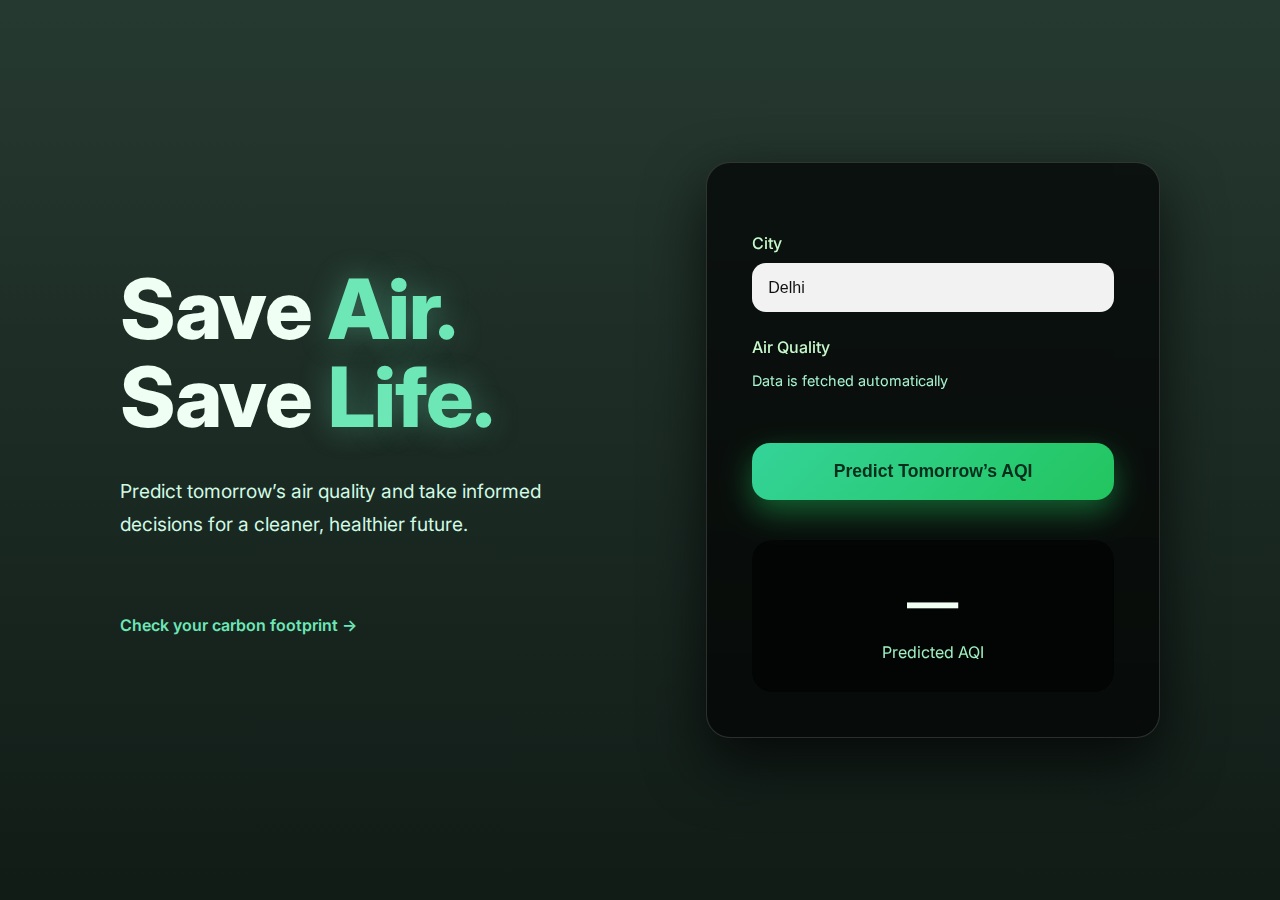
<file: templates/index.html>
<!DOCTYPE html>
<html>
<head>
  <meta name="viewport" content="width=device-width, initial-scale=1.0">
  <title>BreatheSmart</title>
  <link rel="stylesheet" href="/static/style.css">
  <script src="/static/script.js"></script>
</head>
<body>

<div class="hero">
  <div class="hero-text">
    <h1>Save <span>Air.</span><br>Save <span>Life.</span></h1>
    <p>
      Predict tomorrow’s air quality and take informed decisions
      for a cleaner, healthier future.
    </p>

    <br>
    <a href="/carbon">Check your carbon footprint →</a>
  </div>

  <div class="card">
    <label>City</label>
      <select id="city">
  <option value="Delhi">Delhi</option>
  <option value="Mumbai">Mumbai</option>
  <option value="Chennai">Chennai</option>
  <option value="Kolkata">Kolkata</option>
  <option value="Bangalore">Bangalore</option>
    </select>

    <label>Air Quality</label>
    <p style="color:#a7f3d0;font-size:0.9rem">
      Data is fetched automatically
    </p>

    
<button onclick="predictAQI()">Predict Tomorrow’s AQI</button>

    <div class="result">
      <h2 id="aqiResult">—</h2>
      <span>Predicted AQI</span>
    </div>
  </div>
</div>

</body>
</html>
</file>
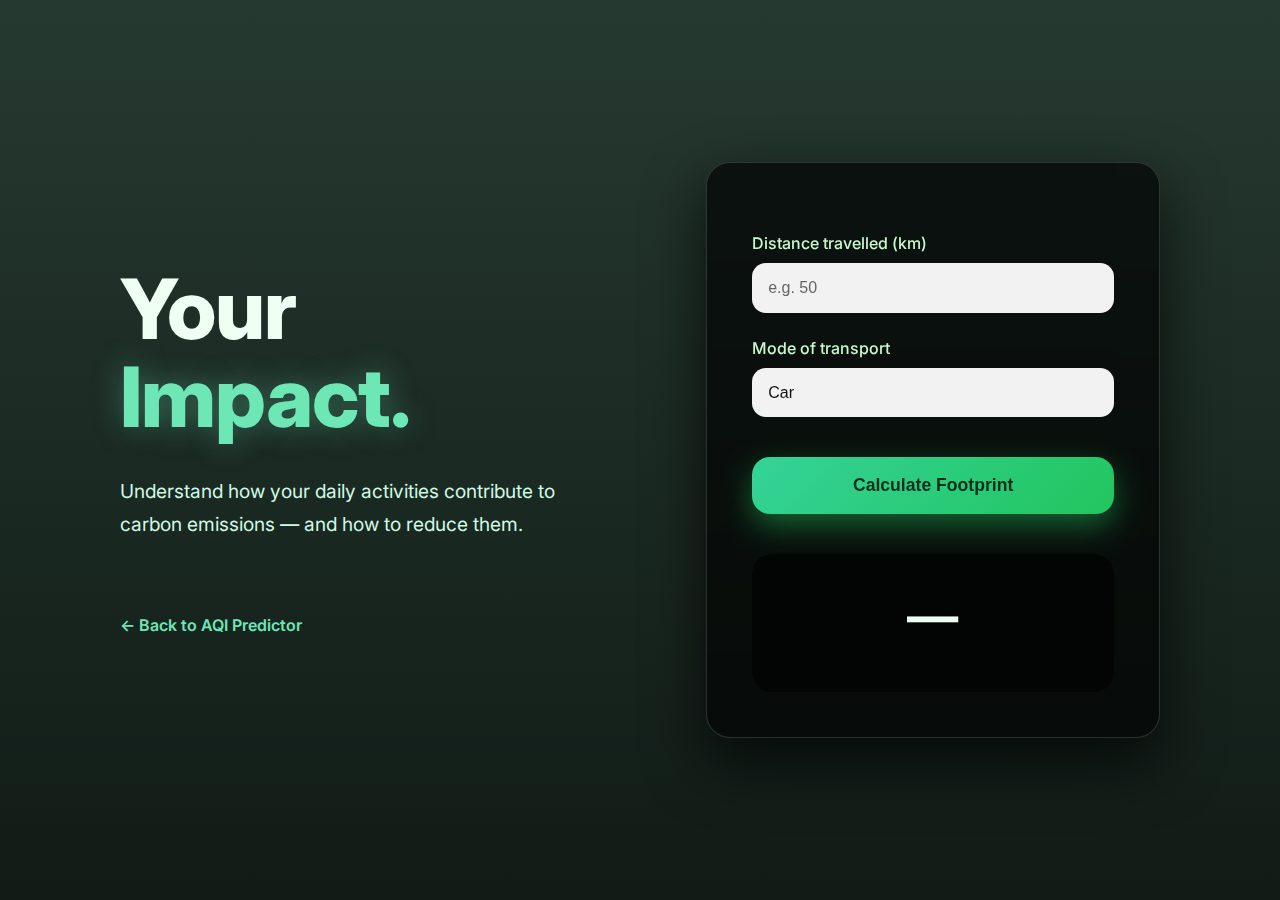
<file: templates/carbon.html>
<!DOCTYPE html>
<html>
<head>
  <title>Carbon Footprint</title>
  <link rel="stylesheet" href="/static/style.css">
  <script src="/static/script.js"></script>
</head>
<body>

<div class="hero">
  <div class="hero-text">
    <h1>Your <span>Impact.</span></h1>
    <p>
      Understand how your daily activities contribute to
      carbon emissions — and how to reduce them.
    </p>

    <br>
    <a href="/">← Back to AQI Predictor</a>
  </div>

  <div class="card">
    <label>Distance travelled (km)</label>
    <input id="distance" placeholder="e.g. 50">

    <label>Mode of transport</label>
    <select id="mode">
      <option value="car">Car</option>
      <option value="bus">Bus</option>
      <option value="train">Train</option>
      <option value="bike">Bike</option>
    </select>

    <button onclick="calculateCarbon()">Calculate Footprint</button>

    <div class="result">
      <h2 id="carbonResult">—</h2>
      <ul id="suggestions"></ul>
    </div>
  </div>
</div>

</body>
</html>
</file>
<file: static/style.css>
@import url('https://fonts.googleapis.com/css2?family=Inter:wght@300;400;600;700;800&display=swap');

* {
  box-sizing: border-box;
}

body {
  margin: 0;
  font-family: 'Inter', sans-serif;

  background:
    linear-gradient(
      rgba(8, 30, 20, 0.88),
      rgba(4, 15, 10, 0.95)
    ),
    url("https://i.pinimg.com/736x/70/d7/62/70d7620b3acc96667ebd6999bf5b4698.jpg");

  background-size: cover;
  background-position: center;
  background-attachment: fixed;

  color: #f0fff4;
  min-height: 100vh;
}

/* ================= HERO LAYOUT ================= */

.hero {
  display: flex;
  align-items: center;
  justify-content: space-between;
  min-height: 100vh;
  padding: 80px 120px;
  gap: 120px;
}

/* ================= LEFT TEXT ================= */

.hero-text {
  max-width: 550px;
}

.hero-text h1 {
  font-size: 5.2rem;          /* Bigger headline */
  line-height: 1.05;
  margin: 0;
  font-weight: 800;
  letter-spacing: -1px;
}

.hero-text h1 span {
  color: #6ee7b7;
  text-shadow: 0 0 30px rgba(110, 231, 183, 0.35);
}

.hero-text p {
  margin-top: 35px;
  font-size: 1.2rem;
  line-height: 1.7;
  color: #d1fae5;
  max-width: 500px;
}

.hero-text a {
  display: inline-block;
  margin-top: 35px;
  font-size: 1rem;
  font-weight: 600;
  color: #6ee7b7;
  text-decoration: none;
}

.hero-text a:hover {
  text-decoration: underline;
}

/* ================= GLASS CARD ================= */

.card {
  background: rgba(0, 0, 0, 0.65);
  backdrop-filter: blur(18px);
  border-radius: 24px;
  padding: 45px;
  width: 480px;

  border: 1px solid rgba(255, 255, 255, 0.15);

  box-shadow: 0 25px 60px rgba(0,0,0,0.7);

  transition: transform 0.3s ease;
}

.card:hover {
  transform: translateY(-6px);
}

.card h2 {
  margin-top: 0;
  font-weight: 600;
}

/* ================= FORM ELEMENTS ================= */

.card label {
  display: block;
  margin-top: 25px;
  font-weight: 500;
  color: #c7f9cc;
}

.card input,
.card select {
  width: 100%;
  margin-top: 10px;
  padding: 16px;
  border-radius: 14px;
  border: none;
  font-size: 1rem;

  background-color: rgba(255,255,255,0.95);
  color: #111;
  font-weight: 500;
}

/* Fix dropdown rendering */
.card select {
  appearance: none;
  -webkit-appearance: none;
  -moz-appearance: none;
}

select option {
  background: #ffffff;
  color: #000000;
}

.card input::placeholder {
  color: #666;
}

.card input:focus,
.card select:focus {
  outline: none;
  background-color: #ffffff;
}

/* ================= BUTTON ================= */

.card button {
  margin-top: 40px;
  width: 100%;
  padding: 18px;
  border-radius: 18px;
  border: none;

  background: linear-gradient(135deg, #34d399, #22c55e);
  color: #032e1c;

  font-size: 1.1rem;
  font-weight: 700;
  cursor: pointer;

  box-shadow: 0 12px 30px rgba(34, 197, 94, 0.45);
  transition: all 0.3s ease;
}

.card button:hover {
  transform: translateY(-3px);
  box-shadow: 0 16px 40px rgba(34, 197, 94, 0.6);
}

/* ================= RESULT SECTION ================= */

.result {
  margin-top: 40px;
  padding: 30px;
  border-radius: 20px;
  background: rgba(0,0,0,0.6);
  text-align: center;
}

.result h2 {
  margin: 0;
  font-size: 3.2rem;
  font-weight: 700;
  letter-spacing: 1px;
}

.result span {
  display: block;
  margin-top: 10px;
  font-size: 1rem;
  color: #9ef0c1;
}

/* ================= RESPONSIVE ================= */

@media (max-width: 1024px) {
  .hero {
    flex-direction: column;
    text-align: center;
    padding: 60px 40px;
  }

  .hero-text {
    max-width: 100%;
  }

  .card {
    width: 100%;
    max-width: 500px;
  }

  .hero-text h1 {
    font-size: 3.5rem;
  }
}
</file>
